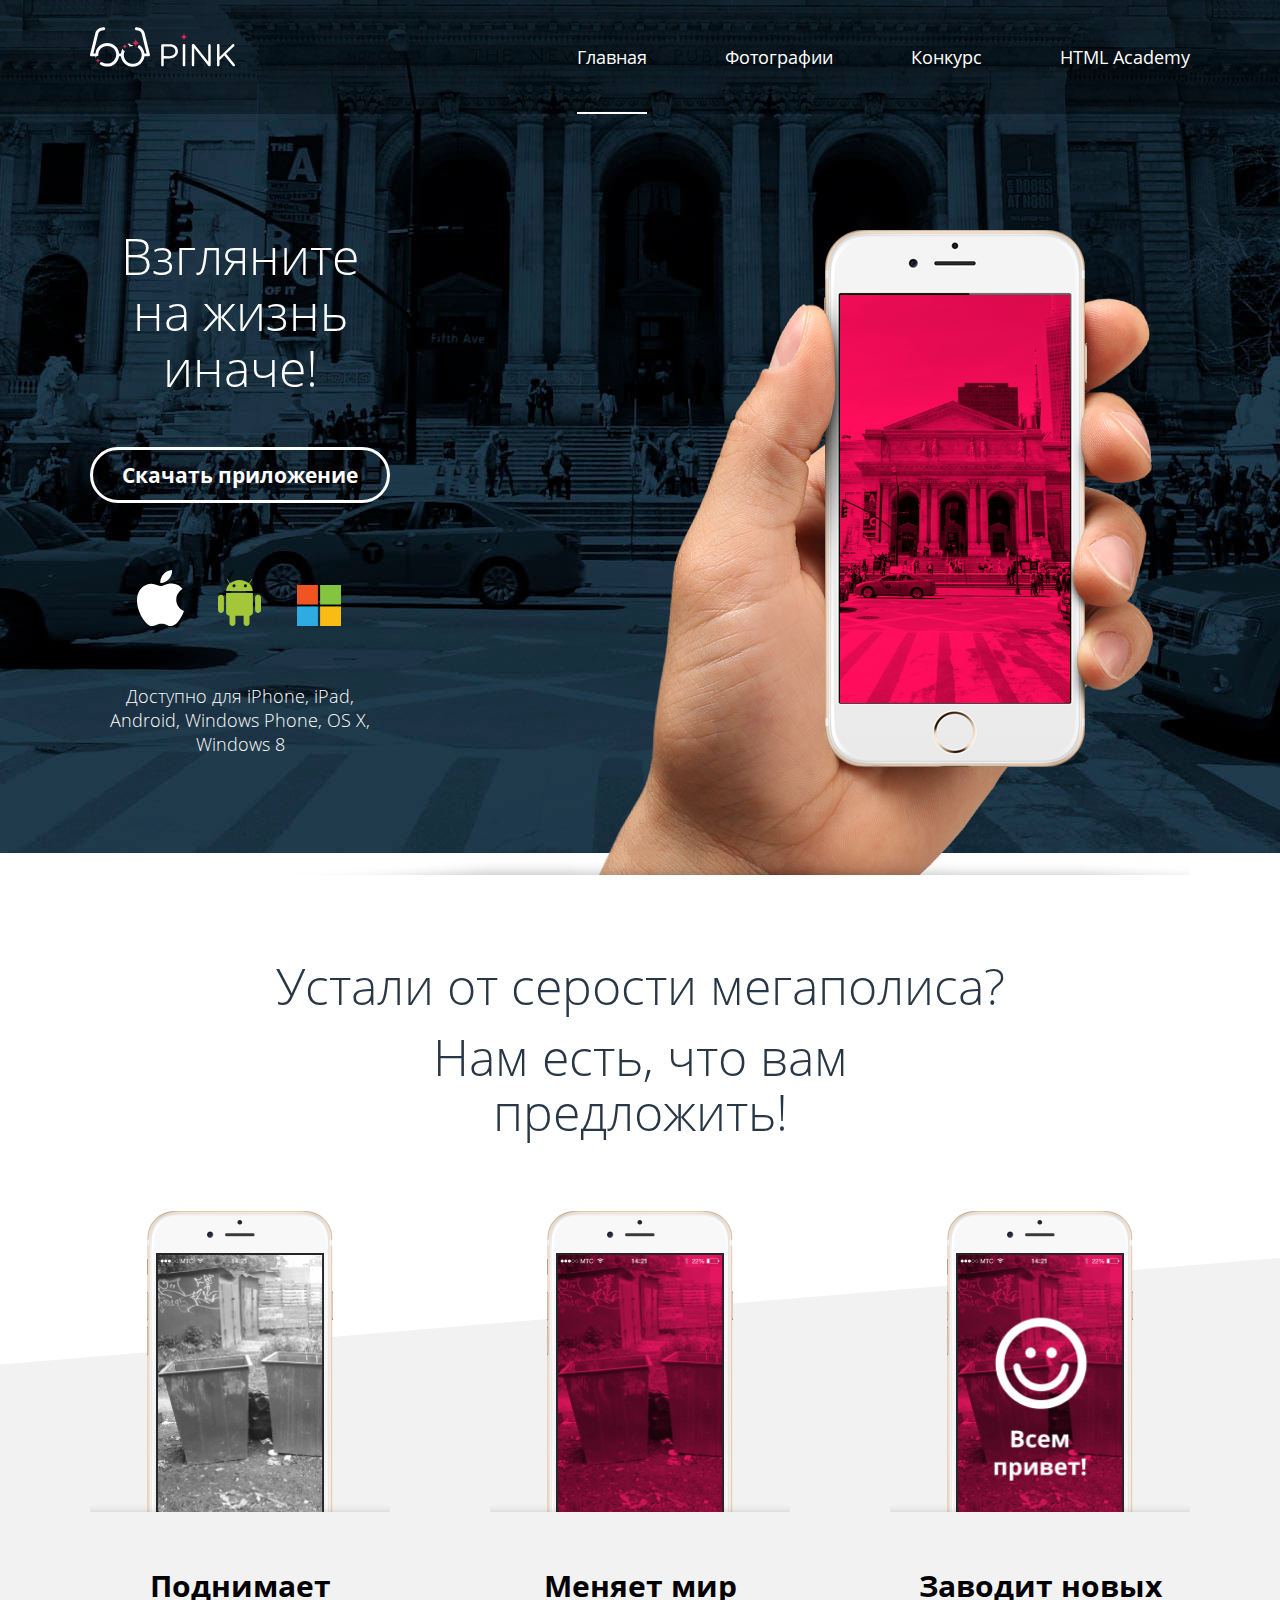
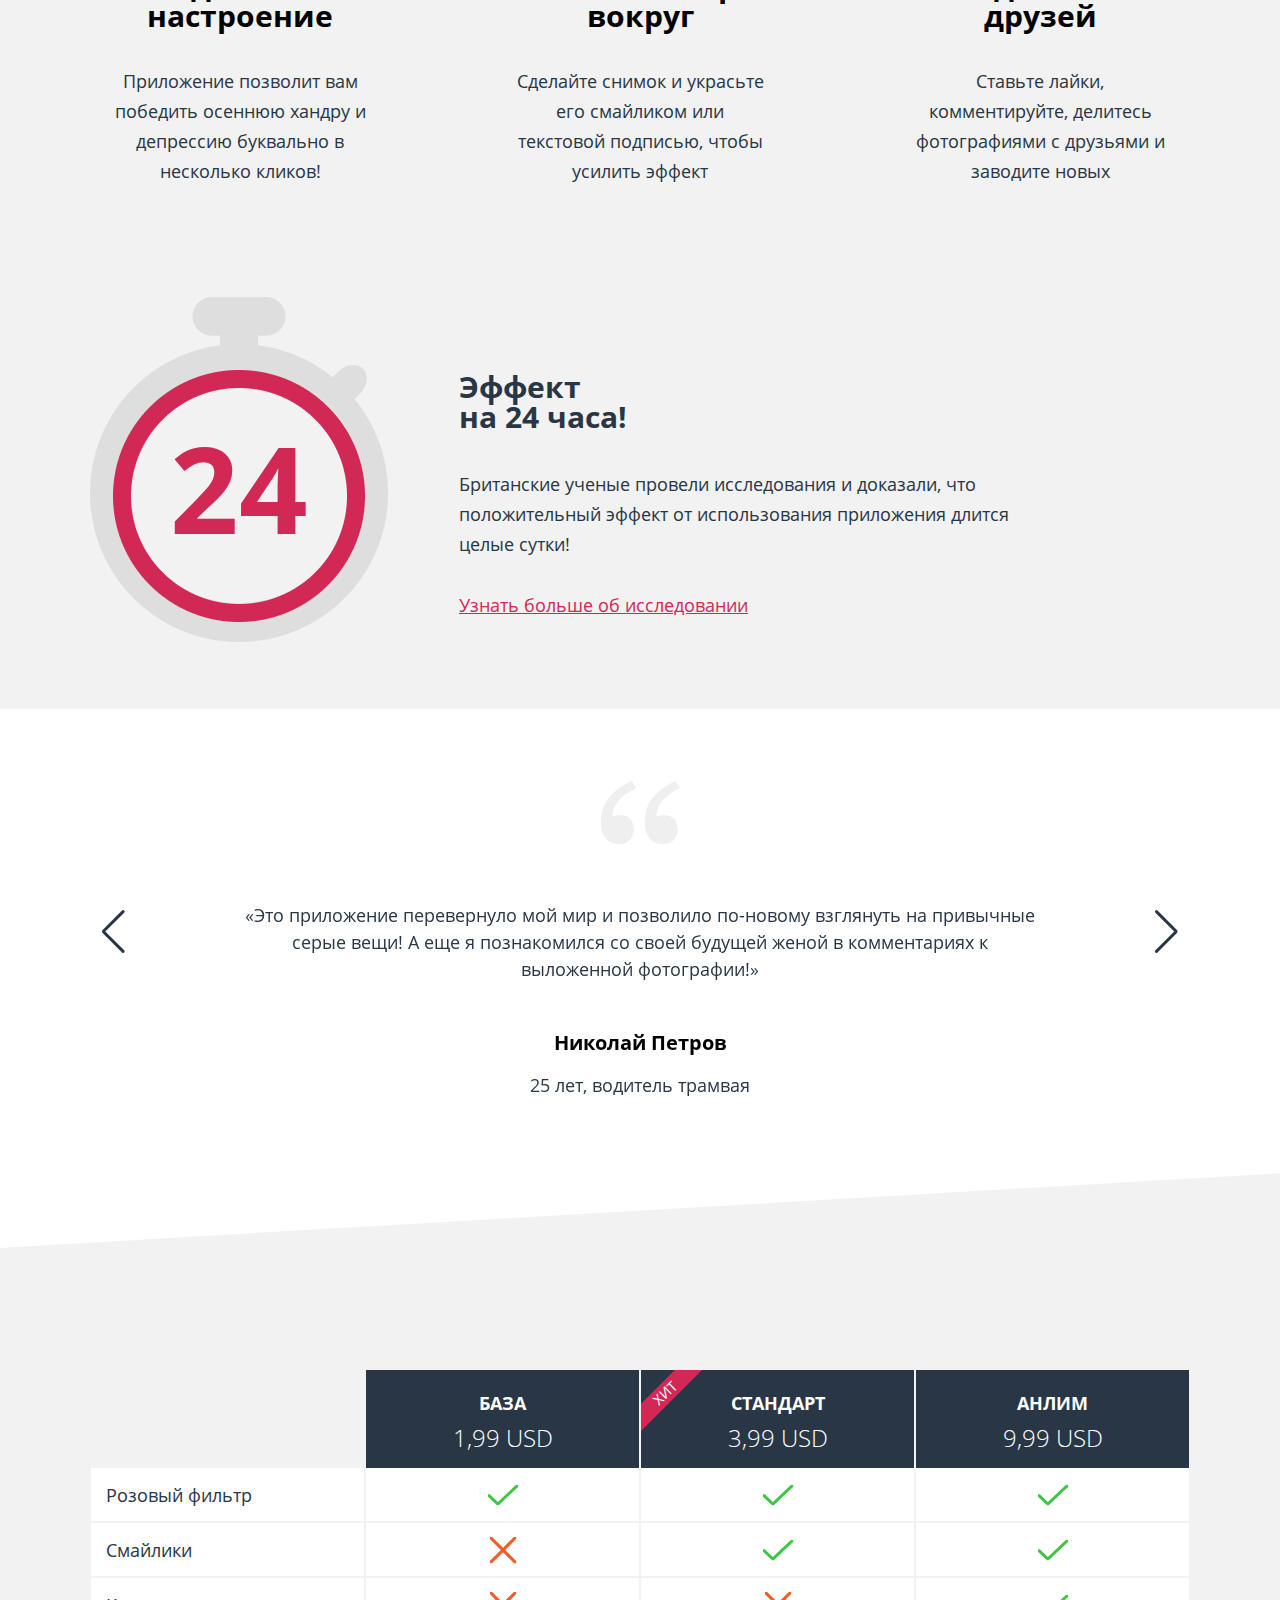
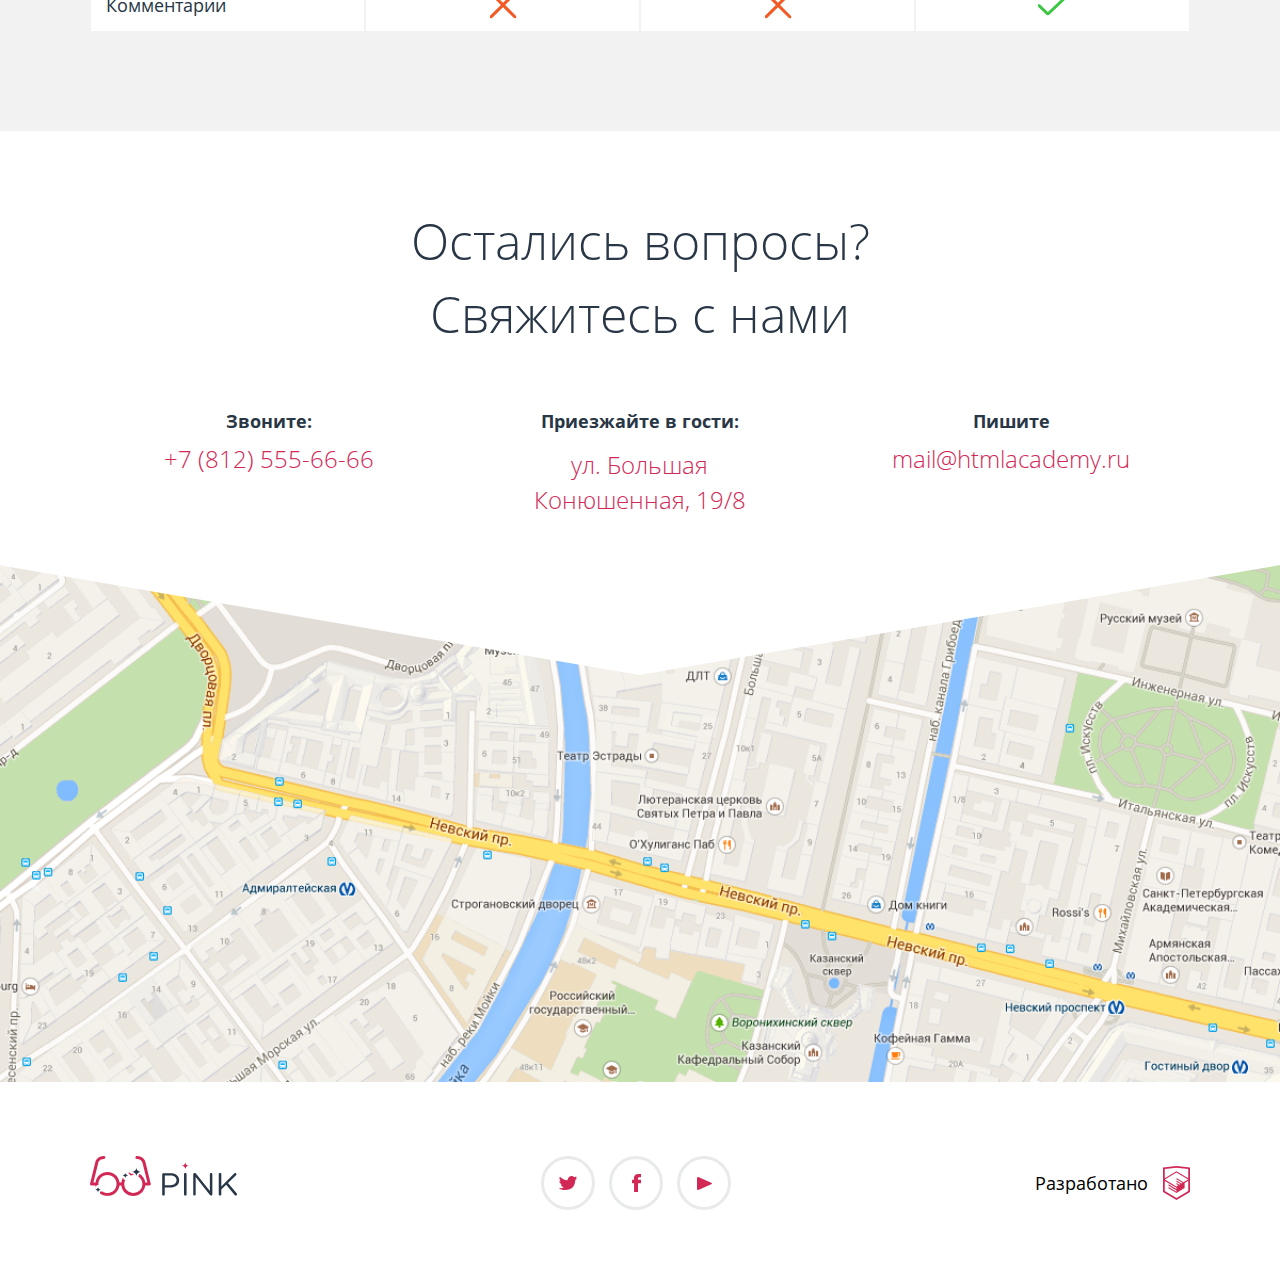
<file: source/index.html>
<!DOCTYPE html>
<html lang="ru">
  <head>
    <meta charset="utf-8" />
    <meta name="viewport" content="width=device-width, initial-scale=1" />
    <title>Pink</title>
    <link rel="stylesheet" href="https://cdn.jsdelivr.net/npm/swiper@11/swiper-bundle.min.css"/>
    <link rel="stylesheet" href="css/style.css" />
    <link rel="stylesheet" href="favicon.ico">
    <!-- <link rel="stylesheet" href="../source/css/reset.css"> -->
  </head>
  <body>
    <div class="page-body page-body--no-js">
      <header class="page-header">
        <nav class="main-nav main-nav--no-js main-nav--closed">
          <a class="main-nav__logo" href="index.html">
            <picture>
              <source media="(min-width: 1080px)" srcset="img/logo/logotype-white-desktop.svg">
              <source media="(min-width: 660px)" srcset="img/logo/logotype-white-tablet.svg">
              <img src="img/logo/logo-mobile.svg" width="74" height="23"/>
            </picture>
          </a>
          <button class="main-nav__toggler" type="button">
            <span class="visually-hidden">Открыть меню</span>
          </button>
          <div class="main-nav__wrapper">
            <ul class="main-nav__list site-list">
              <li class="site-list__item">
                <a class="site-list__link site-list__item--selected" href="index.html">Главная</a>
              </li>
              <li class="site-list__item">
                <a class="site-list__link" href="catalog.html">Фотографии</a>
              </li>
              <li class="site-list__item">
                <a class="site-list__link" href="">Конкурс</a>
              </li>
              <li class="site-list__item">
                <a class="site-list__link" href="">HTML Academy</a>
              </li>
            </ul>
          </div>
        </nav>
      </header>
      <main class="page-main">
        <h1 class="visually-hidden">Pink</h1>
        <header class="download">
          <div class="download__main-img">
            <div class="download__header-screen"></div>
          </div>
          <div class="download__wrapper">
            <h2 class="download__title">
              Взгляните на жизнь <br />
              иначе!
            </h2>
            <div class="download__links links">
              <button class="links__button button">Скачать приложение</button>
              <div class="links__wrapper">
                <a class="links__platform links__platform--apple" href="#"
                  ><span class="visually-hidden">Apple</span></a
                >
                <a class="links__platform links__platform--android" href="#"
                  ><span class="visually-hidden">Andriod</span></a
                >
                <a class="links__platform links__platform--windows" href="#"
                  ><span class="visually-hidden">Windows</span></a
                >
              </div>
              <p class="links__subscribe-for-platforms">
                Доступно для iPhone, iPad, Android, Windows Phone, OS X, Windows
                8
              </p>
            </div>
          </div>
        </header>
        <section class="advantages">
          <header class="adventages__header">
            <div class="adventages__header-wrapper">
              <h2 class="advantages__intro">
                Устали от серости <br />
                мегаполиса?
              </h2>
              <h2 class="advantages__offer-product">
                Нам есть, что вам <br />
                предложить!
              </h2>
            </div>
          </header>
          <div class="advantages__list-wrapper">
            <div class="advantages__container">
              <div class="advantages__pic-wrapper-dekstop">
                <div class="advantages__card card">
                  <div class="card__pic">
                    <div class="card__screen card__screen--grey"></div>
                  </div>
                </div>
                <div class="advantages__card card">
                  <div class="card__pic">
                    <div class="card__screen card__screen--color"></div>
                  </div>
                </div>
                <div class="advantages__card card">
                  <div class="card__pic">
                    <div class="card__screen card__screen--color-hello"></div>
                  </div>
                </div>
              </div>
              <ul class="advantages__list">
                <li class="advantages__item">
                  <h3 class="advantages__title">Поднимает настроение</h3>
                  <p class="advantages__text">
                    Приложение позволит вам победить осеннюю хандру и депрессию
                    буквально в несколько кликов!
                  </p>
                </li>
                <li class="advantages__item">
                  <h3 class="advantages__title">Меняет мир вокруг</h3>
                  <p class="advantages__text">
                    Сделайте снимок и украсьте его смайликом или текстовой
                    подписью, чтобы усилить эффект
                  </p>
                </li>
                <li class="advantages__item">
                  <h3 class="advantages__title">Заводит новых друзей</h3>
                  <p class="advantages__text">
                    Ставьте лайки, комментируйте, делитесь фотографиями с
                    друзьями и заводите новых
                  </p>
                </li>
              </ul>
              <div class="advantages__pic-wrapper">
                <div class="advantages__pic-screen"></div>
              </div>
            </div>
            <div class="advantages__effect-24">
              <div class="advantages__24">
                <div><span>24</span></div>
              </div>
              <div class="advantages__24-about">
                <h2 class="advantages__24-title">
                  Эффект <br />
                  на 24 часа!
                </h2>
                <p class="advantages__24-text">
                  Британские ученые провели исследования и доказали, что
                  положительный эффект от использования приложения длится целые
                  сутки!
                </p>
                <a class="advantages__24-more" href=""
                  >Узнать больше об исследовании</a
                >
              </div>
            </div>
          </div>
        </section>
        <section class="reviews swiper">
          <div class="reviews__list swiper-wrapper">
            <blockquote class="swiper-slide reviews__item">
              <svg width="79" height="63" viewBox="0 0 79 63" fill="none" xmlns="http://www.w3.org/2000/svg">
                <path d="M35.1468 6.97257L30.8388 0C28.3886 1.48142 0 12.0588 0 39.1293C0 46.2698 0.341426 63 18.9793 63C30.2162 63 32.9778 52.8473 32.9778 49.5783C32.9778 27.8508 11.5081 35.5838 11.5081 35.5838C11.5081 17.7771 31.3911 9.06631 35.1468 6.97257Z"/>
                <path d="M79 6.97257L74.7322 0C72.302 1.48142 43.8833 12.0588 43.8833 39.1293C43.8833 46.2698 44.2247 63 62.8726 63C74.0995 63 76.8611 52.8473 76.8611 49.5783C76.8611 27.8508 55.3914 35.5838 55.3914 35.5838C55.3914 17.7771 75.3146 9.06631 79 6.97257Z"/>
                </svg>
              <cite class="reviews__name slider-review__name">Николай Петров</cite>
              <p class="reviews__text slider-review__text">
                «Это приложение перевернуло мой мир и позволило по-новому
                взглянуть на привычные серые вещи! А еще я познакомился со
                своей будущей женой в комментариях к выложенной фотографии!»
              </p>
              <p class="reviews__grade slider-review__grade">25 лет, водитель трамвая</p>
            </blockquote>
            <blockquote class="swiper-slide reviews__item">
              <svg width="79" height="63" viewBox="0 0 79 63" fill="none" xmlns="http://www.w3.org/2000/svg">
                <path d="M35.1468 6.97257L30.8388 0C28.3886 1.48142 0 12.0588 0 39.1293C0 46.2698 0.341426 63 18.9793 63C30.2162 63 32.9778 52.8473 32.9778 49.5783C32.9778 27.8508 11.5081 35.5838 11.5081 35.5838C11.5081 17.7771 31.3911 9.06631 35.1468 6.97257Z"/>
                <path d="M79 6.97257L74.7322 0C72.302 1.48142 43.8833 12.0588 43.8833 39.1293C43.8833 46.2698 44.2247 63 62.8726 63C74.0995 63 76.8611 52.8473 76.8611 49.5783C76.8611 27.8508 55.3914 35.5838 55.3914 35.5838C55.3914 17.7771 75.3146 9.06631 79 6.97257Z"/>
                </svg>
              <cite class="reviews__name slider-review__name">Екатерина Воробьева</cite>
              <p class="reviews__text slider-review__text">
                «Первое, что меня поразило, это яркость и насыщенность цветов.
                Каждый оттенок кажется таким живым и реальным, словно вы
                можете потрогать его кончиками пальцев.»
              </p>
              <p class="slider-review__grade">28 лет, менеджер</p>
            </blockquote>
            <blockquote class="swiper-slide reviews__item">
              <svg width="79" height="63" viewBox="0 0 79 63" fill="none" xmlns="http://www.w3.org/2000/svg">
                <path d="M35.1468 6.97257L30.8388 0C28.3886 1.48142 0 12.0588 0 39.1293C0 46.2698 0.341426 63 18.9793 63C30.2162 63 32.9778 52.8473 32.9778 49.5783C32.9778 27.8508 11.5081 35.5838 11.5081 35.5838C11.5081 17.7771 31.3911 9.06631 35.1468 6.97257Z"/>
                <path d="M79 6.97257L74.7322 0C72.302 1.48142 43.8833 12.0588 43.8833 39.1293C43.8833 46.2698 44.2247 63 62.8726 63C74.0995 63 76.8611 52.8473 76.8611 49.5783C76.8611 27.8508 55.3914 35.5838 55.3914 35.5838C55.3914 17.7771 75.3146 9.06631 79 6.97257Z"/>
                </svg>
              <cite class="reviews__name slider-review__name">Юрий Тихонов</cite>
              <p class="reviews__text slider-review__text">
                «Я хотел бы поделиться своим восторгом от фотографий, которые
                мне удалось увидеть недавно. Эти снимки просто захватывают дух
                и переносят вас в мир красоты и эмоций.»
              </p>
              <p class="reviews__grade slider-review__grade">30 лет, дизайнер</p>
            </blockquote>
          </div>
          <div class="swiper-button-prev reviews__button"></div>
          <div class="swiper-button-next reviews__button"></div>
          <div class="reviews__toggles swiper-pagination"></div>
        </section>
        <section class="product">
          <div class="product__wrapper slider-product">
            <div class="slider-product__wrapper">
              <ul class="product__list slider-product__list">
                <div class="product__properties-no-mobile">
                  <p>Розовый фильтр</p>
                  <p>Смайлики</p>
                  <p>Комментарии</p>
                </div>
                <li class="product__item slider-product__item">
                  <div class="product__head">
                    <h3 class="product__title">База</h3>
                    <b class="product__price">1,99 USD</b>
                  </div>
                  <ul class="product__properties-list">
                    <li class="product__properties-item product__properties-item--yes">
                      <span>Розовый фильтр</span>
                    </li>
                    <li class="product__properties-item"><span>Смайлики</span></li>
                    <li class="product__properties-item"><span>Комментарии</span></li>
                  </ul>
                </li>
                <li class="product__item slider-product__item">
                  <div class="product__head product__head--hit">
                    <h3 class="product__title">Стандарт</h3>
                    <b class="product__price">3,99 USD</b>
                  </div>
                  <ul class="product__properties-list">
                    <li class="product__properties-item product__properties-item--yes">
                      <span>Розовый фильтр</span>
                    </li>
                    <li
                      class="product__properties-item product__properties-item--yes"
                    >
                    <span>Смайлики</span>
                    </li>
                    <li class="product__properties-item"><span>Комментарии</span></li>
                  </ul>
                </li>
                <li class="product__item slider-product__item">
                  <div class="product__head">
                    <h3 class="product__title">Анлим</h3>
                    <b class="product__price">9,99 USD</b>
                  </div>
                  <ul class="product__properties-list">
                    <li
                      class="product__properties-item product__properties-item--yes"
                    >
                    <span>Розовый фильтр</span>
                    </li>
                    <li
                      class="product__properties-item product__properties-item--yes"
                    >
                    <span>Смайлики</span>
                    </li>
                    <li
                      class="product__properties-item product__properties-item--yes"
                    >
                    <span>Комментарии</span>
                    </li>
                  </ul>
                </li>
              </ul>
            </div>
            <div class="product__toggles toggles">
              <button class="products__dot toggles__dot toggles__dot--current"
                type="button">
                <span class="visually-hidden">1</span>
              </button>
              <button class="products__dot toggles__dot" type="button">
                <span class="visually-hidden">2</span>
              </button>
              <button class="products__dot toggles__dot" type="button">
                <span class="visually-hidden">3</span>
              </button>
            </div>
          </div>
        </section>
      </main>
      <footer class="page_footer">
        <div class="page_footer__wrapper">
          <div class="page_footer__contacts contacts">
            <h2 class="contacts__feedback">
              Остались вопросы? <br />Свяжитесь с нами
            </h2>
            <div class="contacts__wrapper">
              <b class="contacts__title">Звоните:</b>
              <a class="contacts__phone-number" href="tel:+78125556666"
                >+7 (812) 555-66-66</a
              >
            </div>
            <div class="contacts__wrapper">
              <b class="contacts__title">Пишите</b>
              <a class="contacts__e-mail_link" href="email:mail@htmlacademy.ru"
                >mail@htmlacademy.ru</a
              >
            </div>
            <div class="contacts__wrapper adress">
              <b class="contacts__title">Приезжайте в гости:</b>
              <p class="contacts__adress">ул. Большая <br />Конюшенная, 19/8</p>
              <p></p>
            </div>
          </div>
          <div class="page_footer__map map">
            <div class="page_footer__triangle"></div>
            <a href=""><span class="visually-hidden">Карта</span></a>
            <img class="map_mobile" src="img/map.png" alt="">
            <img class="map_tablet" src="img/map_tablet.png" alt="">
            <img class="map_desktop" src="img/map_desktop.png" alt="">
          </div>
          <div class="page_footer__social">
            <div class="social__logo"></div>
            <ul class="social__list">
              <li class="social__item">
                <a
                  class="social__link social__link--twitter"
                  href="https://twitter.com/htmlacademy_ru"
                >
                  <svg
                    xmlns="http://www.w3.org/2000/svg"
                    width="18"
                    height="14"
                    viewBox="0 0 18 14"
                    fill="none"
                  >
                    <path
                      d="M11.5641 0.168904C12.2458 -0.0461515 12.9837 -0.0560928 13.6719 0.140507C14.3602 0.337107 14.9633 0.730138 15.3947 1.26319C16.1053 1.05385 16.8055 0.815959 17.5263 0.606617C17.5164 0.925848 17.4299 1.23907 17.2732 1.52372C17.1165 1.80837 16.8935 2.05738 16.6201 2.2528C16.8726 2.27877 17.1281 2.25112 17.3673 2.17197C17.6064 2.09281 17.8228 1.96424 18 1.79606C17.901 2.20987 17.6999 2.59695 17.4123 2.92708C17.1247 3.2572 16.7585 3.52144 16.3421 3.69916C16.095 9.96988 12.9748 14.1662 5.65332 13.9949H5.14874C4.70595 13.9949 0.731121 13.5667 0 12.2441C1.75201 12.4899 3.53888 12.0976 4.98398 11.1498C3.95423 10.8643 2.13158 10.7026 1.82265 8.40934C2.2108 8.54337 2.6321 8.57306 3.03776 8.49498C1.76087 7.70519 0.339817 7.0391 0.422197 4.99327C0.819634 5.29882 1.3269 5.45507 1.84325 5.43098C1.10183 5.20261 -0.24714 2.30989 0.895881 0.825474C2.82151 2.54778 4.86041 4.17493 8.48512 4.3367C8.71167 2.20522 9.68993 0.777896 11.5641 0.168904Z"
                      fill="#D22856"
                    />
                  </svg>
                  <span class="visually-hidden">Twitter</span>
                </a>
              </li>
              <li class="social__item">
                <a
                  class="social__link social__link--fb"
                  href="https://facebook.com/htmlacademy_ru"
                >
                  <svg
                    xmlns="http://www.w3.org/2000/svg"
                    width="9"
                    height="18"
                    viewBox="0 0 9 18"
                    fill="none"
                  >
                    <path
                      d="M6.50865 3.19324H9V0H6.02076C2.76125 0.171067 1.59862 2.27138 2.07612 5.81626H0V9.15206H2.07612V18H6.02076V9.15206H8.97924V5.81626H6.01038C5.98962 4.81837 5.96886 3.52587 6.50865 3.19324Z"
                      fill="#D22856"
                    />
                  </svg>
                  <span class="visually-hidden">Facebook</span>
                </a>
              </li>
              <li class="social__item">
                <a
                  class="social__link social__link--youtube"
                  href="https://www.youtube.com/user/htmlacademyru"
                >
                  <svg
                    xmlns="http://www.w3.org/2000/svg"
                    width="15"
                    height="13"
                    viewBox="0 0 15 13"
                    fill="none"
                  >
                    <path
                      d="M1.83356 12.8089C1.64633 12.9278 1.42471 12.9941 1.19626 12.9996C0.967817 13.0051 0.74263 12.9495 0.548717 12.8398C0.354804 12.7301 0.200724 12.571 0.105646 12.3824C0.010569 12.1938 -0.0213097 11.984 0.0139762 11.779V1.22097C-0.0213097 1.01605 0.010569 0.806234 0.105646 0.617628C0.200724 0.429021 0.354804 0.269949 0.548717 0.1602C0.74263 0.0504516 0.967817 -0.00512927 1.19626 0.000372265C1.42471 0.0058738 1.64633 0.0722149 1.83356 0.191142L14.2333 5.69284C15.2556 6.13817 15.2556 6.86183 14.2333 7.30716L1.83356 12.8089Z"
                      fill="#D22856"
                    />
                  </svg>
                  <span class="visually-hidden">Youtube</span>
                </a>
              </li>
            </ul>
            <div class="social__copyright">
              <span class="social__title">Разработано</span>
              <a
                class="social__developer"
                href="https://htmlacademy.ru/intensive/adaptive"
              >
                <svg
                  xmlns="http://www.w3.org/2000/svg"
                  width="27"
                  height="34"
                  viewBox="0 0 27 34"
                  fill="none"
                >
                  <path
                    d="M13.6426 0.0157537L13.5 0L0 1.40733V26.0129L13.5 34L27 26.0129V1.40733L13.6426 0.0157537ZM25.2344 25.0151L13.5 31.9573L1.76561 25.0151V14.9293L13.4507 21.8451L13.4701 23.0984L5.45351 18.3548L5.44295 19.5801L13.4894 24.3885L13.5088 25.675L5.46408 20.9174L5.45351 22.1427L13.5 26.9511L21.6239 22.1182V20.8929V16.909L25.2432 14.7595L25.2344 25.0151ZM25.2344 13.4519L22.0147 15.3319L20.5325 16.2071L13.4666 12.0201L13.456 13.2454L19.4957 16.818L19.4429 16.8495L19.3126 16.9247L18.4536 17.4166L13.4666 14.4689L13.456 15.6942L17.3921 18.0222L16.4591 18.6314L16.438 18.6436L13.4666 16.902L13.456 18.1273L15.4029 19.2615L13.4155 20.4483L1.7973 13.5762L13.4349 6.61831L25.2344 13.4519ZM25.2344 12.2266L13.4401 5.31075L1.76561 12.2196V2.9897L13.5 1.76442L25.2344 2.9897V12.2266Z"
                    fill="#D22856"
                  />
                </svg>
              </a>
            </div>
          </div>
        </div>
      </footer>
    </div>
  </body>
  <!-- <script src="js/swiper.js"></script> -->
  <script src="less/elements/main-nav__toggler.js"></script>
  <!-- <script src="less/blocks/slider-review.js"></script> -->
  <script src="https://cdn.jsdelivr.net/npm/swiper@11/swiper-bundle.min.js"></script>
  <script src="less/blocks/slider-product.js"></script>
  <script src="js/main.js"></script>
</html>
</file>
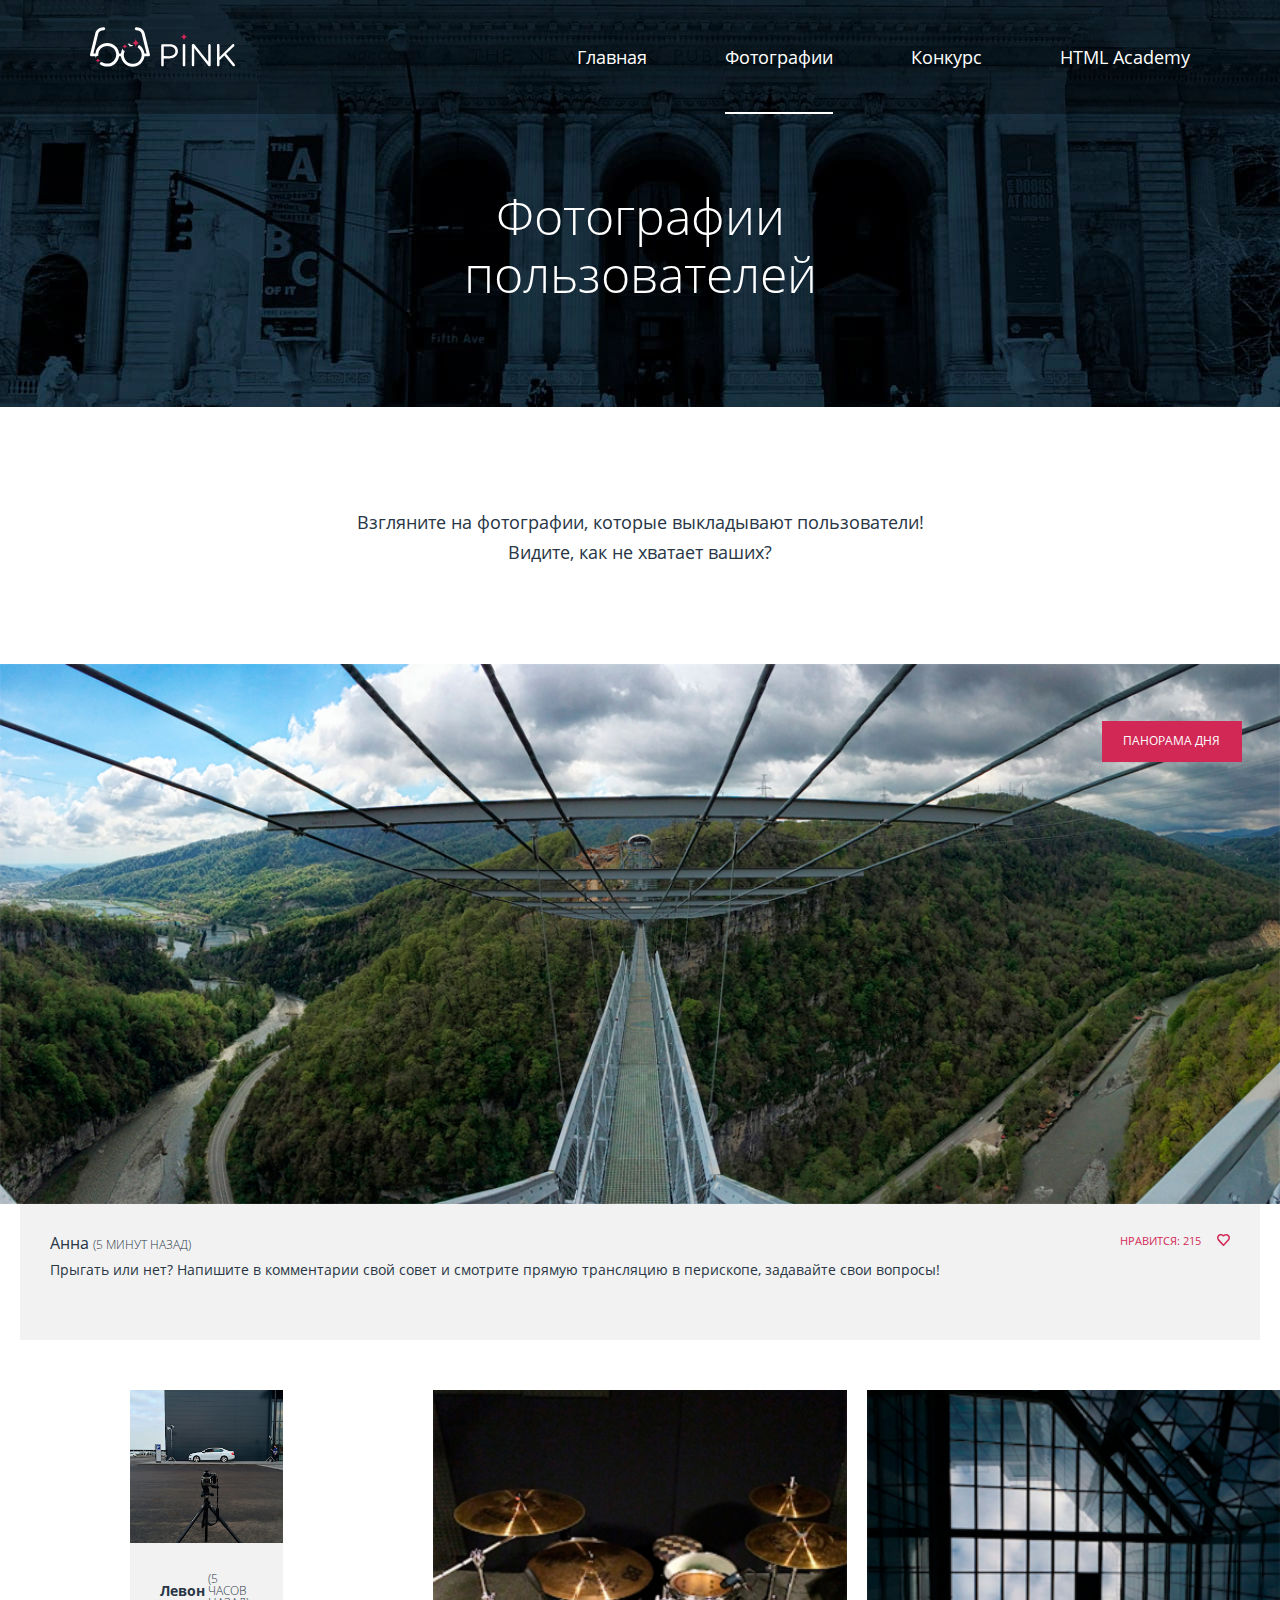
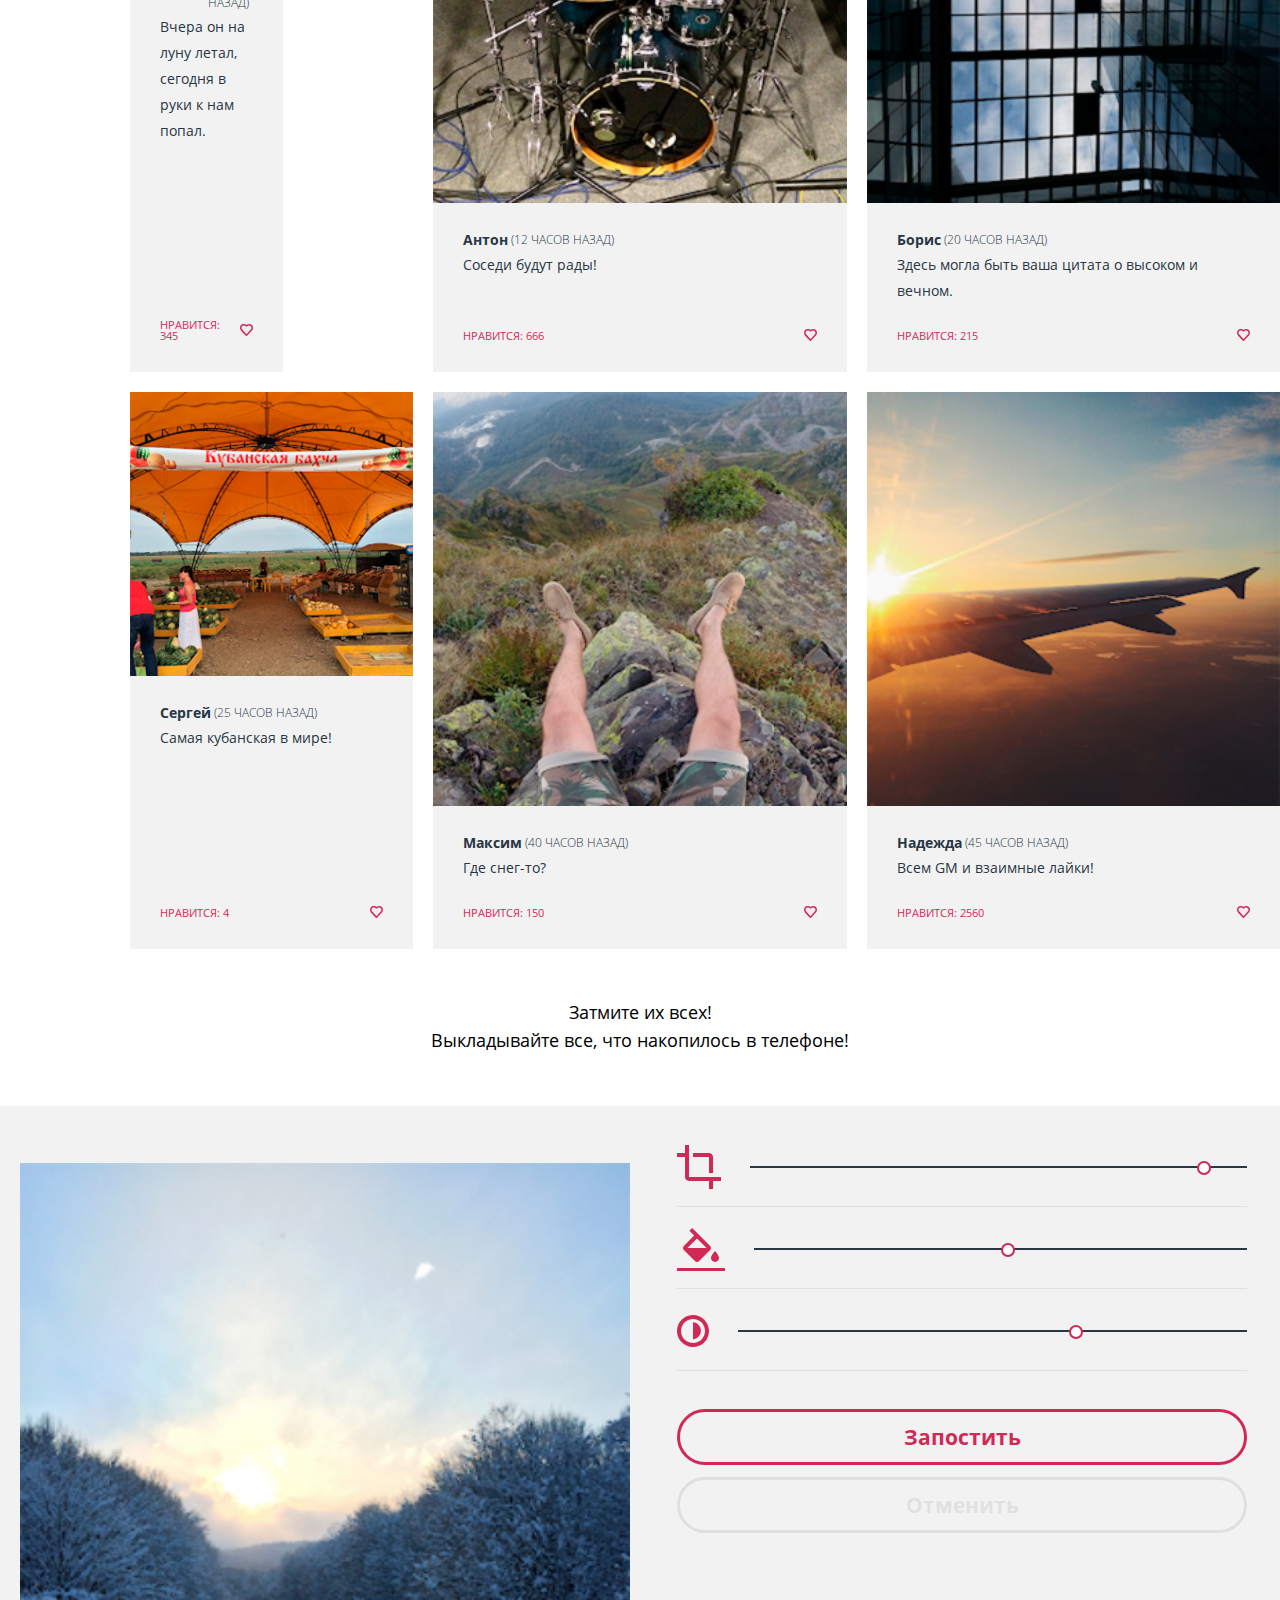
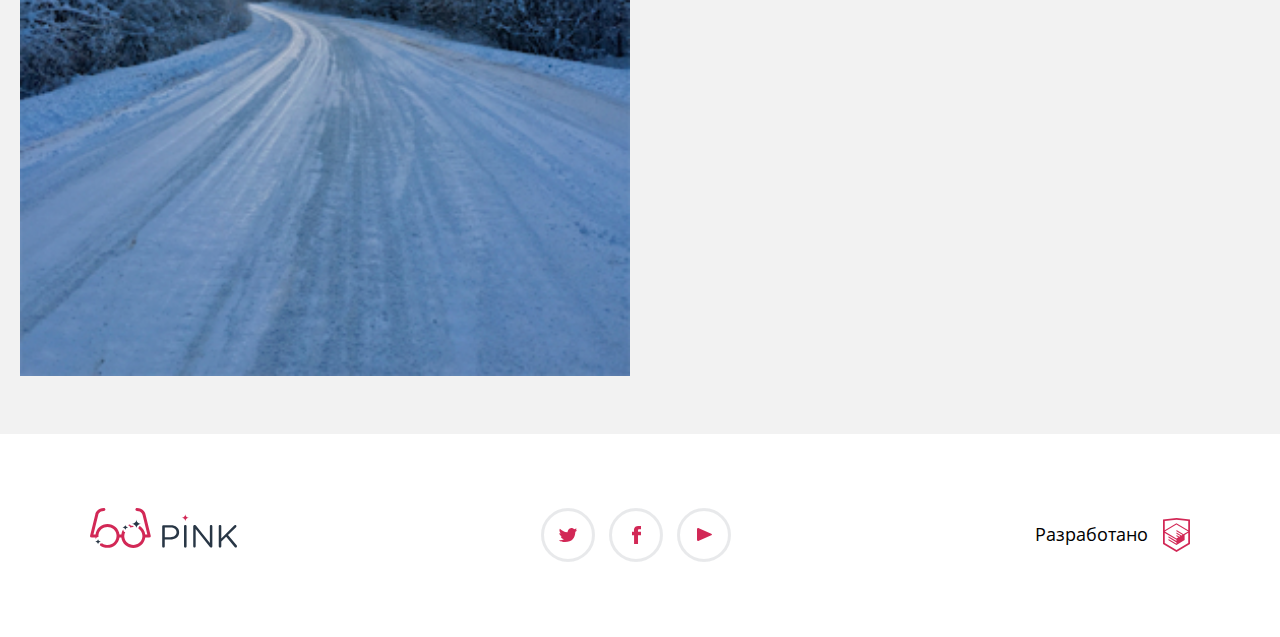
<file: source/catalog.html>
<!DOCTYPE html>
<html lang="ru">
  <head>
    <meta charset="utf-8">
    <meta name="viewport" content="width=device-width, initial-scale=1" />
    <title>Фотографии</title>
    <link rel="stylesheet" href="css/style.css" />
    <link rel="stylesheet" href="favicon.svg" type="image/svg+xml">
    <!-- <link rel="stylesheet" href="../source/css/reset.css"> -->
  </head>
  <body>
    <div class="page-body page-body--no-js">
      <header class="page-header">
        <nav class="main-nav main-nav--no-js main-nav--closed">
          <a class="main-nav__logo" href="index.html">
            <picture>
              <source media="(min-width: 1080px)" srcset="img/logo/logotype-white-desktop.svg">
              <source media="(min-width: 660px)" srcset="img/logo/logotype-white-tablet.svg">
              <img src="img/logo/logo-mobile.svg" width="74" height="23"/>
            </picture>
          </a>
          <button class="main-nav__toggler" type="button">
            <span class="visually-hidden">Открыть меню</span>
          </button>
          <div class="main-nav__wrapper">
            <ul class="main-nav__list site-list">
              <li class="site-list__item">
                <a class="site-list__link" href="index.html">Главная</a>
              </li>
              <li class="site-list__item ">
                <a class="site-list__link site-list__item--selected" href="catalog.html">Фотографии</a>
              </li>
              <li class="site-list__item">
                <a class="site-list__link" href="">Конкурс</a>
              </li>
              <li class="site-list__item">
                <a class="site-list__link" href="">HTML Academy</a>
              </li>
            </ul>
          </div>
        </nav>
      </header>
      <main class="page-inner">
        <header class="header-inner wrapper">
          <h1 class="header-inner__title">Фотографии <br> пользователей</h1>
          <div class="header-inner__describe">
            <h3 class="header-inner__text">
              Взгляните на фотографии, которые выкладывают <br> пользователи!
              <br> Видите, как не хватает ваших?
            </h3>
          </div>
        </header>
        <section class="photo-catalog">
          <div class="photo-catalog__list">
            <div class="photo-catalog__item photo-catalog__item--daily-pan">
              <div class="photo-catalog__img-wrapper">
                <picture>
                  <source media="(min-width: 1080px)" srcset="img/posts-pic/panorama-desktop.jpg 1x">
                  <source media="(min-width: 660px)" srcset="img/posts-pic/panorama-tablet.jpg 1x, img/posts-pic/panorama-tablet@2x.jpg 2x">
                  <img class="photo-catalog__img" src="img/posts-pic/panorama-mobile.jpg" srcset="img/posts-pic/panorama-mobile@2x.jpg 2x" alt="Фото автора">
                </picture>
              </div>
              <blockquote class="photo-catalog__review">
                <div class="photo-catalog__author">
                  <cite">Анна</cite>
                  <span class="photo-catalog__last-vist">(<span class="photo-catalog__value">5</span><span class="photo-catalog__min-hours"> минут</span> назад)</span>
                </div>
                  <p class="photo-catalog__text">
                      Прыгать или нет? Напишите в
                      комментарии свой совет и
                      смотрите прямую трансляцию в
                      перископе, задавайте свои вопросы!
                  </p>
                  <div class="photo-catalog__like">
                    <button class="photo-catalog__button"></button>
                    <p>Нравится: <span class="photo-catalog__value">215</span></p>
                  </div>
              </blockquote>
            </div>
            <div class="photo-catalog__item">
              <div class="photo-catalog__img-wrapper">
                <picture>
                  <source media="(min-width: 1080px)" srcset="">
                  <source media="(min-width: 660px)" srcset="img/posts-pic/photo-1-tablet.jpg, img/posts-pic/photo-1-tablet@2x.jpg 2x">
                  <img class="photo-catalog__img" src="img/posts-pic/photo-1-mobile.jpg" srcset="img/posts-pic/photo-1-mobile@2x.jpg 2x" alt="Фото автора">
                </picture>
              </div>
              <blockquote class="photo-catalog__review">
                <div class="photo-catalog__author">
                  <cite>Левон</cite>
                  <span class="photo-catalog__last-vist">(<span class="photo-catalog__value">5</span><span class="photo-catalog__min-hours"> часов</span> назад)</span>
                </div>
                  <p class="photo-catalog__text">
                    Вчера он на луну летал, сегодня в руки к нам попал.
                  </p>
                  <div class="photo-catalog__like">
                    <button class="photo-catalog__button"></button>
                    <p>Нравится: <span class="photo-catalog__value">345</span></p>
                  </div>
              </blockquote>
            </div>
            <div class="photo-catalog__item">
              <div class="photo-catalog__img-wrapper">
                <picture>
                  <source media="(min-width: 660px)" srcset="img/posts-pic/photo-2-tablet.jpg, img/posts-pic/photo-2-tablet@2x.jpg 2x">
                  <img class="photo-catalog__img" src="img/posts-pic/photo-2-mobile.jpg" srcset="img/posts-pic/photo-2-mobile@2x.jpg 2x" alt="Фото автора">
                </picture>
              </div>
              <blockquote class="photo-catalog__review">
                <div class="photo-catalog__author">
                  <cite>Антон</cite>
                  <span class="photo-catalog__last-vist">(<span class="photo-catalog__value">12</span><span class="photo-catalog__min-hours"> часов</span> назад)</span>
                </div>
                  <p class="photo-catalog__text">
                    Соседи будут рады!
                  </p>
                  <div class="photo-catalog__like">
                    <button class="photo-catalog__button"></button>
                    <p>Нравится: <span class="photo-catalog__value">666</span></p>
                  </div>
              </blockquote>
            </div>
            <div class="photo-catalog__item ">
              <div class="photo-catalog__img-wrapper">
                <picture>
                  <source media="(min-width: 660px)" srcset="img/posts-pic/photo-3-tablet.jpg, img/posts-pic/photo-3-tablet@2x.jpg 2x">
                  <img class="photo-catalog__img" src="img/posts-pic/photo-3-mobile.jpg" srcset="img/posts-pic/photo-3-mobile@2x.jpg 2x" alt="Фото автора">
                </picture>
              </div>
              <blockquote class="photo-catalog__review">
                <div class="photo-catalog__author">
                  <cite>Борис</cite>
                  <span class="photo-catalog__last-vist">(<span class="photo-catalog__value">20</span><span class="photo-catalog__min-hours"> часов</span> назад)</span>
                </div>
                  <p class="photo-catalog__text">
                    Здесь могла быть ваша цитата о высоком и вечном.
                  </p>
                  <div class="photo-catalog__like">
                    <button class="photo-catalog__button"></button>
                    <p>Нравится: <span class="photo-catalog__value">215</span></p>
                  </div>
              </blockquote>
            </div>
            <div class="photo-catalog__item">
              <div class="photo-catalog__img-wrapper">
                <picture>
                  <source media="(min-width: 660px)" srcset="img/posts-pic/photo-4-tablet.jpg, img/posts-pic/photo-4-tablet@2x.jpg 2x">
                  <img class="photo-catalog__img" src="img/posts-pic/photo-4-mobile.jpg" srcset="img/posts-pic/photo-4-mobile@2x.jpg 2x" alt="Фото автора">
                </picture>
              </div>
              <blockquote class="photo-catalog__review">
                <div class="photo-catalog__author">
                  <cite>Сергей</cite>
                  <span class="photo-catalog__last-vist">(<span class="photo-catalog__value">25</span><span class="photo-catalog__min-hours"> часов</span> назад)</span>
                </div>
                  <p class="photo-catalog__text">
                    Самая кубанская в мире!
                  </p>
                  <div class="photo-catalog__like">
                    <button class="photo-catalog__button"></button>
                    <p>Нравится: <span class="photo-catalog__value">4</span></p>
                  </div>
              </blockquote>
            </div>
            <div class="photo-catalog__item">
              <div class="photo-catalog__img-wrapper">
                <picture>
                  <source media="(min-width: 660px)" srcset="img/posts-pic/photo-5-tablet.jpg, img/posts-pic/photo-5-tablet@2x.jpg 2x">
                  <img class="photo-catalog__img" src="img/posts-pic/photo-5-mobile.jpg" srcset="img/posts-pic/photo-5-mobile@2x.jpg 2x" alt="Фото автора">
                </picture>
              </div>
              <blockquote class="photo-catalog__review">
                <div class="photo-catalog__author">
                  <cite>Максим</cite>
                  <span class="photo-catalog__last-vist">(<span class="photo-catalog__value">40</span><span class="photo-catalog__min-hours"> часов</span> назад)</span>
                </div>
                  <p class="photo-catalog__text">
                    Где снег-то?
                  </p>
                  <div class="photo-catalog__like">
                    <button class="photo-catalog__button"></button>
                    <p>Нравится: <span class="photo-catalog__value">150</span></p>
                  </div>
              </blockquote>
            </div>
            <div class="photo-catalog__item">
              <div class="photo-catalog__img-wrapper">
                <picture>
                  <source media="(min-width: 660px)" srcset="img/posts-pic/photo-6-tablet.jpg, img/posts-pic/photo-6-tablet@2x.jpg 2x">
                  <img class="photo-catalog__img" src="img/posts-pic/photo-6-mobile.jpg" srcset="img/posts-pic/photo-6-mobile@2x.jpg 2x" alt="Фото автора">
                </picture>
              </div>
              <blockquote class="photo-catalog__review">
                <div class="photo-catalog__author">
                  <cite>Надежда</cite>
                  <span class="photo-catalog__last-vist">(<span class="photo-catalog__value">45</span><span class="photo-catalog__min-hours"> часов</span> назад)</span>
                </div>
                  <p class="photo-catalog__text">
                    Всем GM и взаимные лайки!
                  </p>
                  <div class="photo-catalog__like">
                    <button class="photo-catalog__button"></button>
                    <p class>Нравится: <span class="photo-catalog__value">2560</span></p>
                  </div>
              </blockquote>
            </div>
          </div>
        </section>
        <h3 class="do-it_title">
          Затмите их всех! <br> Выкладывайте все, что накопилось в телефоне!
        </h3>
        <section class="download-post">
          <div class="download-post__wrapper">
            <form class="download-post__form form" action="">
              <picture>
                <source media="(min-width: 660px)" srcset="img/download-pic/photo-7-tablet.jpg, img/download-pic/photo-7-tablet@2x.jpg 2x">
                <img class="form__photo-to-load" src="img/download-pic/photo-7-mobile.jpg" srcset="img/download-pic/photo-7-mobile@2x.jpg 2x" alt="Фото автора">
              </picture>
              <div class="form__options">
                <ul class="form__options-list">
                  <li class="form__item">
                    <svg width="44" height="44" viewBox="0 0 44 44" fill="none" xmlns="http://www.w3.org/2000/svg">
                      <path d="M32 28H36V12C36 10.9391 35.5786 9.92172 34.8284 9.17157C34.0783 8.42143 33.0609 8 32 8H16V12H32V28ZM12 32V0H8V8H0V12H8V32C8 33.0609 8.42143 34.0783 9.17157 34.8284C9.92172 35.5786 10.9391 36 12 36H32V44H36V36H44V32H12Z"/>
                    </svg>
                    <div class="form__scale scale">
                      <button class="scale__button-value" style="left: 90%;"><span class="visually-hidden">Изменить значение</span></button>
                    </div>
                    <span class="visually-hidden">Обрезка</span>
                  </li>
                  <li class="form__item">
                    <svg width="48" height="43" viewBox="0 0 48 43" fill="none" xmlns="http://www.w3.org/2000/svg">
                      <g>
                      <path d="M33.12 17.88L15.24 0L12.41 2.83L17.17 7.59L6.88 17.88C6.3182 18.4425 6.00264 19.205 6.00264 20C6.00264 20.795 6.3182 21.5575 6.88 22.12L17.88 33.12C18.4425 33.6818 19.205 33.9974 20 33.9974C20.795 33.9974 21.5575 33.6818 22.12 33.12L33.12 22.12C33.6818 21.5575 33.9974 20.795 33.9974 20C33.9974 19.205 33.6818 18.4425 33.12 17.88ZM10.41 20L20 10.42L29.59 20H10.41ZM38 23C38 23 34 27.33 34 30C34 31.0609 34.4214 32.0783 35.1716 32.8284C35.9217 33.5786 36.9391 34 38 34C39.0609 34 40.0783 33.5786 40.8284 32.8284C41.5786 32.0783 42 31.0609 42 30C42 27.33 38 23 38 23Z"/>
                      <path d="M48 40H0V43H48V40Z"/>
                      </g>
                    </svg>
                    <div class="form__scale scale">
                      <button class="scale__button-value" style="left: 50%;"><span class="visually-hidden">Изменить значение</span></button>
                    </div>
                    <span class="visually-hidden">Заливка</span>
                  </li>
                  <li class="form__item">
                    <svg width="32" height="32" viewBox="0 0 32 32" fill="none" xmlns="http://www.w3.org/2000/svg">
                      <g>
                      <path d="M16 4C18.3734 4 20.6935 4.70379 22.6669 6.02236C24.6402 7.34094 26.1783 9.21509 27.0866 11.4078C27.9948 13.6005 28.2325 16.0133 27.7694 18.3411C27.3064 20.6689 26.1635 22.8071 24.4853 24.4853C22.8071 26.1635 20.6689 27.3064 18.3411 27.7694C16.0133 28.2324 13.6005 27.9948 11.4078 27.0866C9.21509 26.1783 7.34095 24.6402 6.02237 22.6668C4.70379 20.6935 4.00001 18.3734 4.00001 16C4.00001 12.8174 5.26429 9.76515 7.51473 7.51472C9.76516 5.26428 12.8174 4 16 4ZM16 0C12.8355 0 9.74207 0.938384 7.11088 2.69649C4.4797 4.45459 2.42894 6.95345 1.21793 9.87706C0.0069325 12.8007 -0.309921 16.0177 0.307443 19.1214C0.924806 22.2251 2.44866 25.0761 4.6863 27.3137C6.92394 29.5513 9.77487 31.0752 12.8786 31.6926C15.9823 32.3099 19.1993 31.9931 22.1229 30.7821C25.0466 29.5711 27.5454 27.5203 29.3035 24.8891C31.0616 22.2579 32 19.1645 32 16C32 11.7565 30.3143 7.68687 27.3137 4.68629C24.3131 1.68571 20.2435 0 16 0Z"/>
                      <path d="M16 24.29C18.1536 24.1422 20.1708 23.1824 21.644 21.6046C23.1172 20.0268 23.9366 17.9486 23.9366 15.79C23.9366 13.6314 23.1172 11.5532 21.644 9.97538C20.1708 8.39759 18.1536 7.43782 16 7.29">
                      </g>
                    </svg>
                    <div class="form__scale scale">
                      <button class="scale__button-value" style="left: 65%;"><span class="visually-hidden">Изменить значение</span></button>
                    </div>
                    <span class="visually-hidden">Яркость</span>
                  </li>
                </ul>
                <div class="form__range range">
                  <div class="range__range-scale scale">
                    <button class="scale__button-value" style="left: 80%;"><span class="visually-hidden">Изменить значение</span></button>
                  </div>
                </div>
                <button class="form__button button">Запостить</button>
                <button disabled class="form__button button">Отменить</button>
              </div>
            </form>
          </div>
        </section>
      </main>
      <footer class="page_footer">
        <div class="wrapper">
          <div class="page_footer__social">
            <div class="social__logo"></div>
            <ul class="social__list">
              <li class="social__item">
                <a
                  class="social__link social__link--twitter"
                  href="https://twitter.com/htmlacademy_ru"
                >
                  <svg
                    xmlns="http://www.w3.org/2000/svg"
                    width="18"
                    height="14"
                    viewBox="0 0 18 14"
                    fill="none"
                  >
                    <path
                      d="M11.5641 0.168904C12.2458 -0.0461515 12.9837 -0.0560928 13.6719 0.140507C14.3602 0.337107 14.9633 0.730138 15.3947 1.26319C16.1053 1.05385 16.8055 0.815959 17.5263 0.606617C17.5164 0.925848 17.4299 1.23907 17.2732 1.52372C17.1165 1.80837 16.8935 2.05738 16.6201 2.2528C16.8726 2.27877 17.1281 2.25112 17.3673 2.17197C17.6064 2.09281 17.8228 1.96424 18 1.79606C17.901 2.20987 17.6999 2.59695 17.4123 2.92708C17.1247 3.2572 16.7585 3.52144 16.3421 3.69916C16.095 9.96988 12.9748 14.1662 5.65332 13.9949H5.14874C4.70595 13.9949 0.731121 13.5667 0 12.2441C1.75201 12.4899 3.53888 12.0976 4.98398 11.1498C3.95423 10.8643 2.13158 10.7026 1.82265 8.40934C2.2108 8.54337 2.6321 8.57306 3.03776 8.49498C1.76087 7.70519 0.339817 7.0391 0.422197 4.99327C0.819634 5.29882 1.3269 5.45507 1.84325 5.43098C1.10183 5.20261 -0.24714 2.30989 0.895881 0.825474C2.82151 2.54778 4.86041 4.17493 8.48512 4.3367C8.71167 2.20522 9.68993 0.777896 11.5641 0.168904Z"
                      fill="#D22856"
                    />
                  </svg>
                  <span class="visually-hidden">Twitter</span>
                </a>
              </li>
              <li class="social__item">
                <a
                  class="social__link social__link--fb"
                  href="https://facebook.com/htmlacademy_ru"
                >
                  <svg
                    xmlns="http://www.w3.org/2000/svg"
                    width="9"
                    height="18"
                    viewBox="0 0 9 18"
                    fill="none"
                  >
                    <path
                      d="M6.50865 3.19324H9V0H6.02076C2.76125 0.171067 1.59862 2.27138 2.07612 5.81626H0V9.15206H2.07612V18H6.02076V9.15206H8.97924V5.81626H6.01038C5.98962 4.81837 5.96886 3.52587 6.50865 3.19324Z"
                      fill="#D22856"
                    />
                  </svg>
                  <span class="visually-hidden">Facebook</span>
                </a>
              </li>
              <li class="social__item">
                <a
                  class="social__link social__link--youtube"
                  href="https://www.youtube.com/user/htmlacademyru"
                >
                  <svg
                    xmlns="http://www.w3.org/2000/svg"
                    width="15"
                    height="13"
                    viewBox="0 0 15 13"
                    fill="none"
                  >
                    <path
                      d="M1.83356 12.8089C1.64633 12.9278 1.42471 12.9941 1.19626 12.9996C0.967817 13.0051 0.74263 12.9495 0.548717 12.8398C0.354804 12.7301 0.200724 12.571 0.105646 12.3824C0.010569 12.1938 -0.0213097 11.984 0.0139762 11.779V1.22097C-0.0213097 1.01605 0.010569 0.806234 0.105646 0.617628C0.200724 0.429021 0.354804 0.269949 0.548717 0.1602C0.74263 0.0504516 0.967817 -0.00512927 1.19626 0.000372265C1.42471 0.0058738 1.64633 0.0722149 1.83356 0.191142L14.2333 5.69284C15.2556 6.13817 15.2556 6.86183 14.2333 7.30716L1.83356 12.8089Z"
                      fill="#D22856"
                    />
                  </svg>
                  <span class="visually-hidden">Youtube</span>
                </a>
              </li>
            </ul>
            <div class="social__copyright">
              <span class="social__title">Разработано</span>
              <a
                class="social__developer"
                href="https://htmlacademy.ru/intensive/adaptive"
              >
                <svg
                  xmlns="http://www.w3.org/2000/svg"
                  width="27"
                  height="34"
                  viewBox="0 0 27 34"
                  fill="none"
                >
                  <path
                    d="M13.6426 0.0157537L13.5 0L0 1.40733V26.0129L13.5 34L27 26.0129V1.40733L13.6426 0.0157537ZM25.2344 25.0151L13.5 31.9573L1.76561 25.0151V14.9293L13.4507 21.8451L13.4701 23.0984L5.45351 18.3548L5.44295 19.5801L13.4894 24.3885L13.5088 25.675L5.46408 20.9174L5.45351 22.1427L13.5 26.9511L21.6239 22.1182V20.8929V16.909L25.2432 14.7595L25.2344 25.0151ZM25.2344 13.4519L22.0147 15.3319L20.5325 16.2071L13.4666 12.0201L13.456 13.2454L19.4957 16.818L19.4429 16.8495L19.3126 16.9247L18.4536 17.4166L13.4666 14.4689L13.456 15.6942L17.3921 18.0222L16.4591 18.6314L16.438 18.6436L13.4666 16.902L13.456 18.1273L15.4029 19.2615L13.4155 20.4483L1.7973 13.5762L13.4349 6.61831L25.2344 13.4519ZM25.2344 12.2266L13.4401 5.31075L1.76561 12.2196V2.9897L13.5 1.76442L25.2344 2.9897V12.2266Z"
                    fill="#D22856"
                  />
                </svg>
              </a>
            </div>
          </div>
        </div>
      </footer>
    </div>
  </body>
  <script src="less/elements/main-nav__toggler.js"></script>
  <!-- <script src="less/blocks/photo-catalog.js" ></script> -->
</html>
</file>
